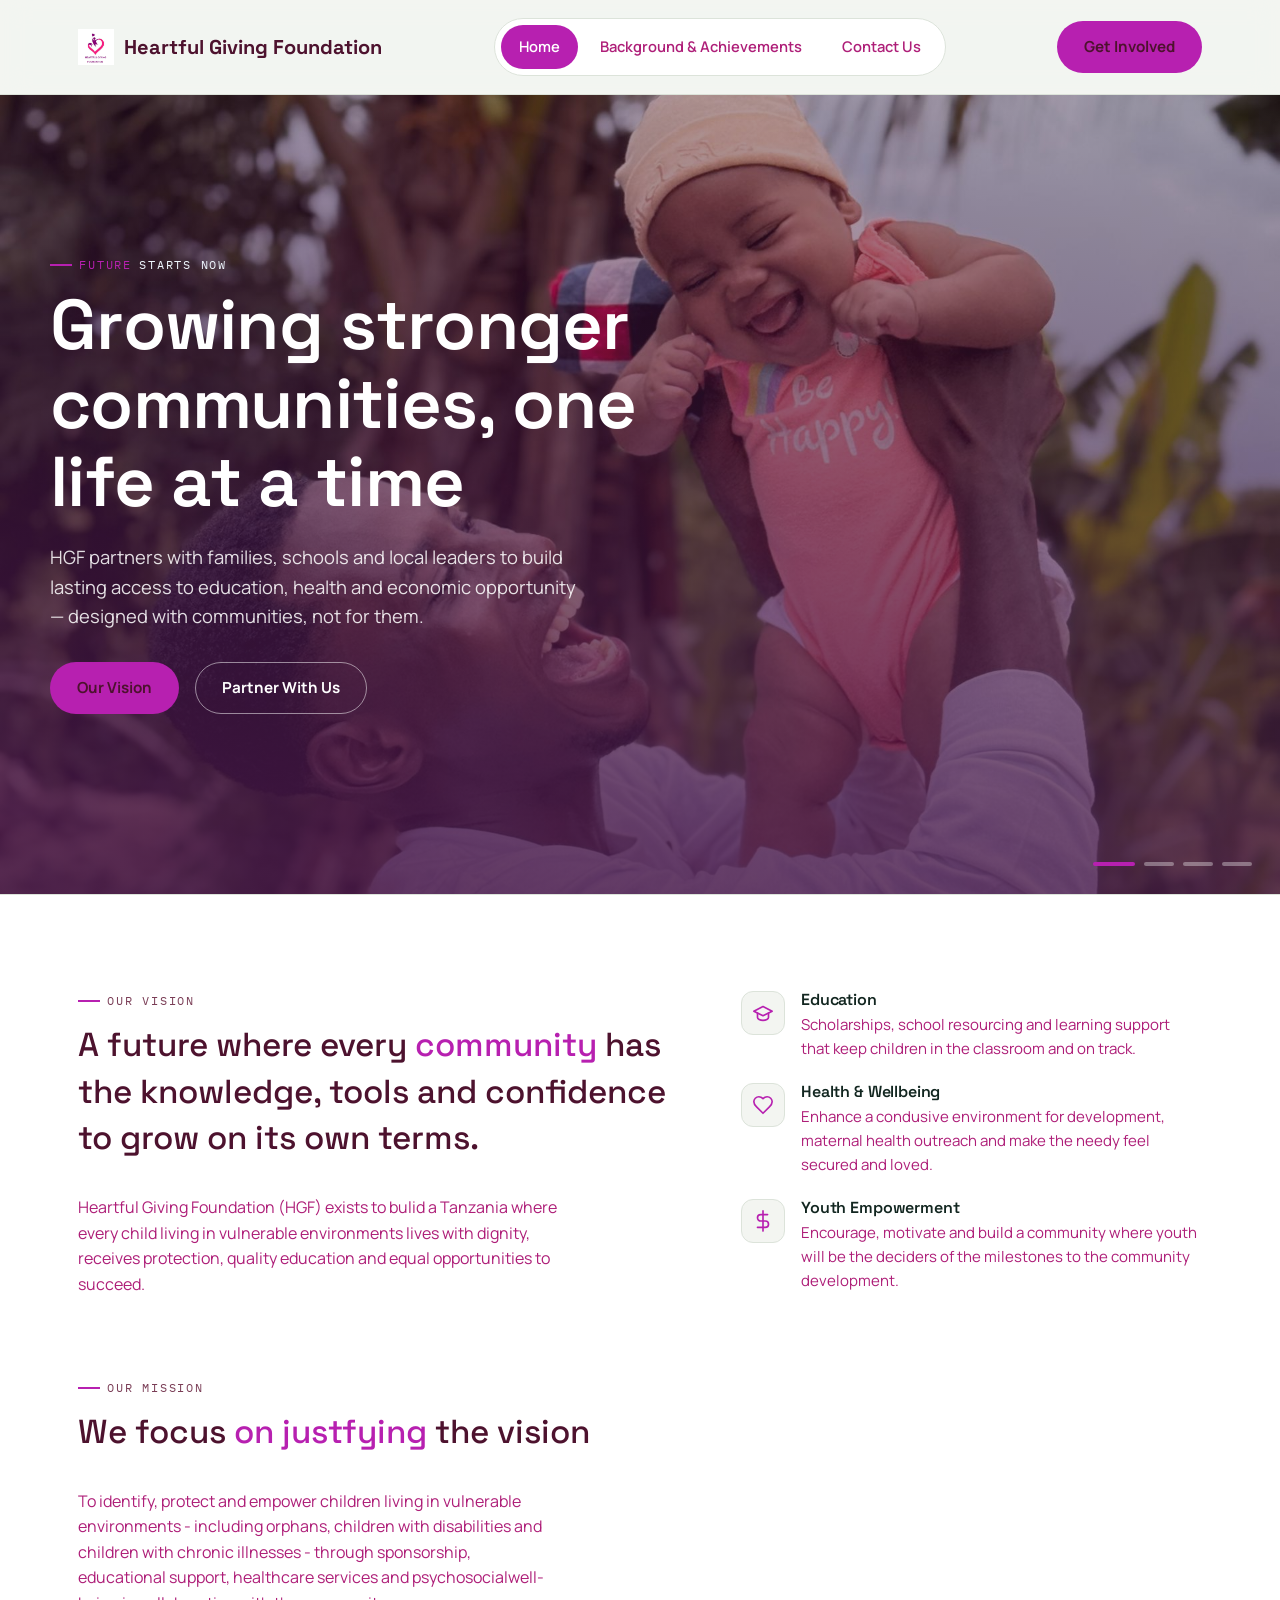
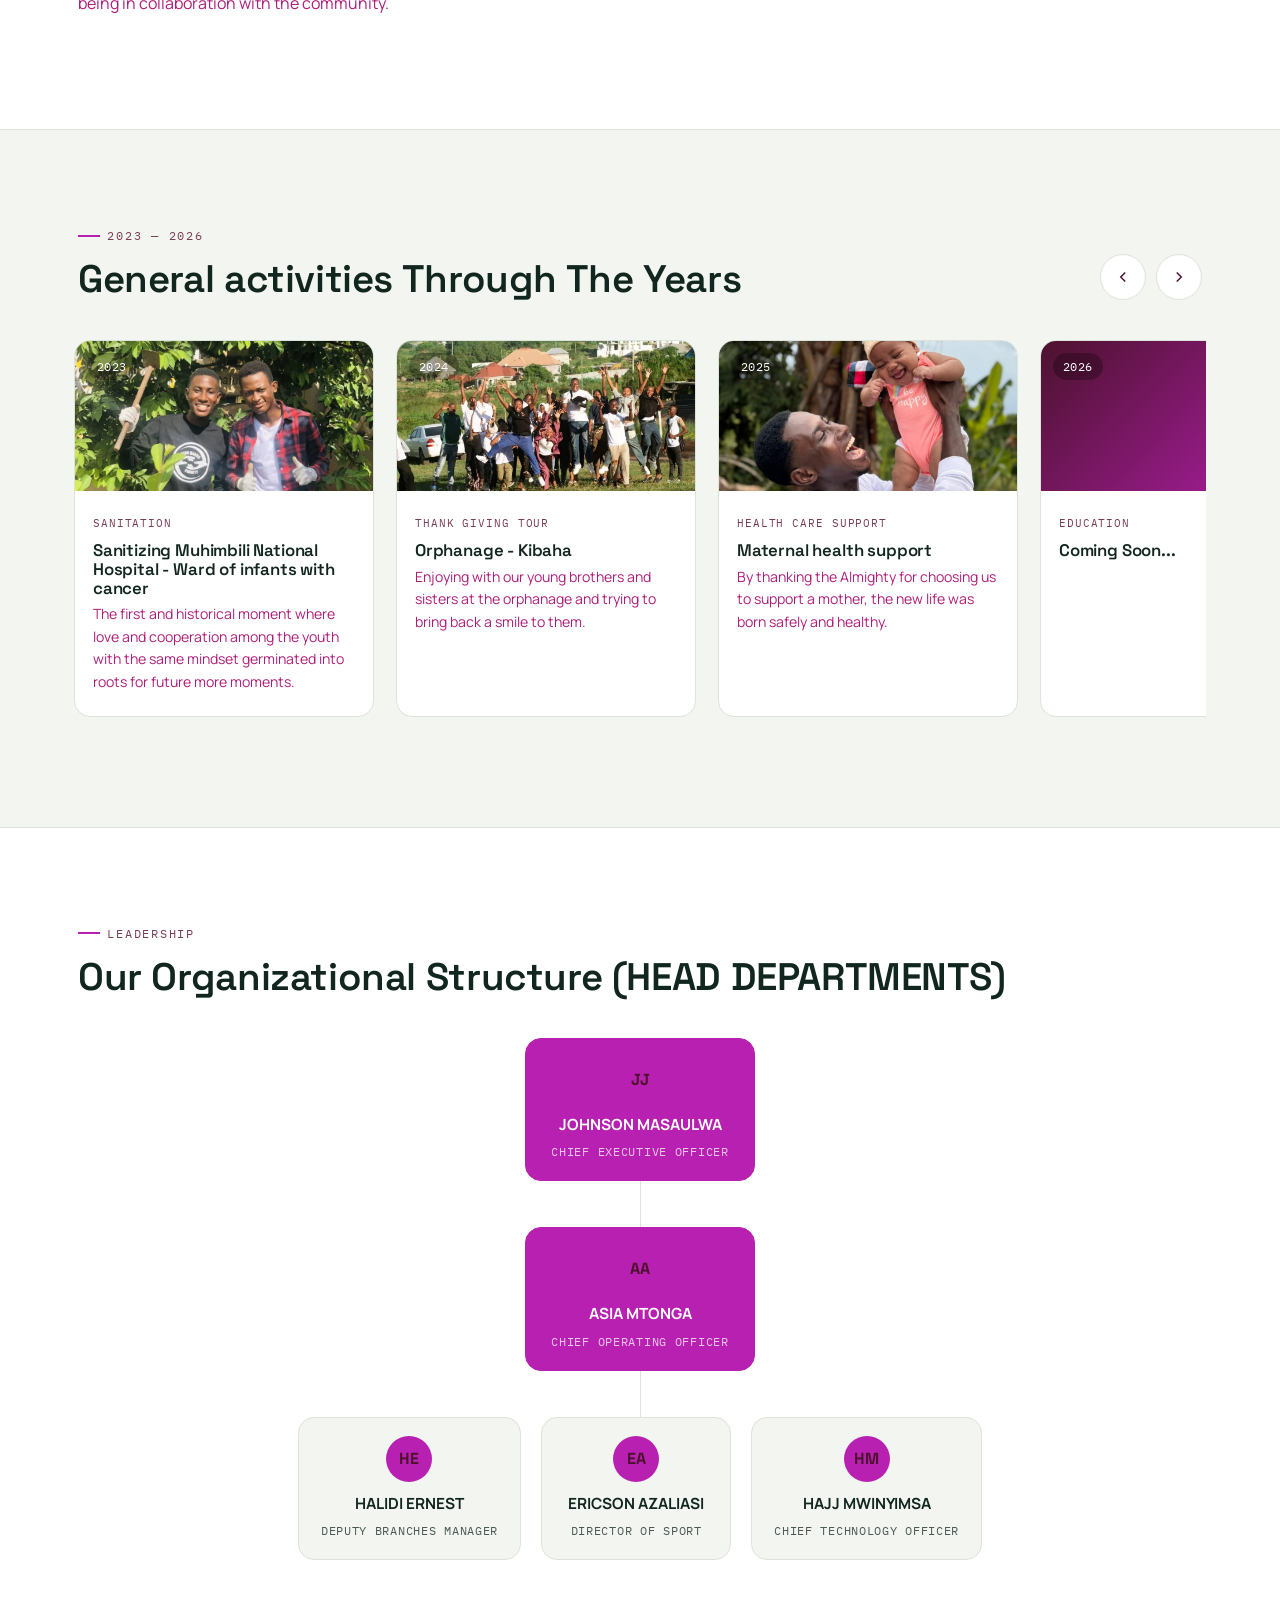
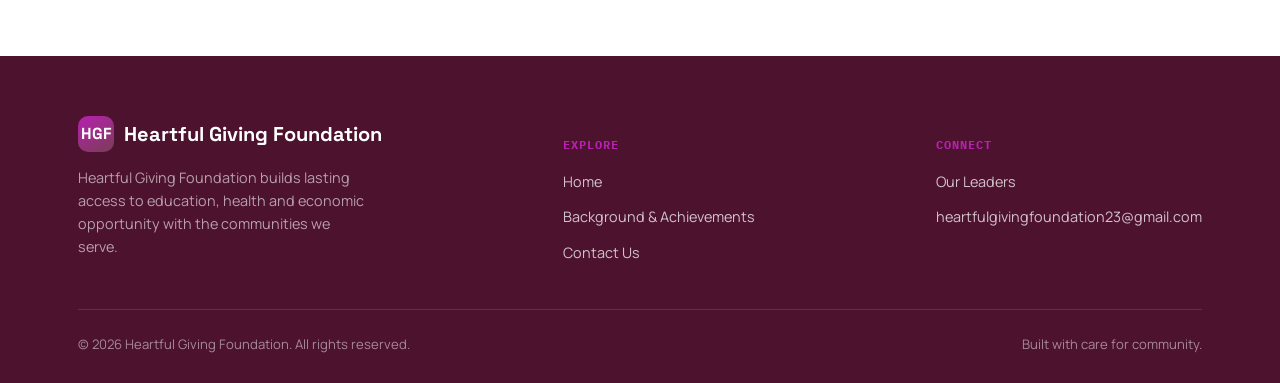
<file: index.html>
<!DOCTYPE html>
<html lang="en">
<head>
<meta charset="UTF-8">
<meta name="viewport" content="width=device-width, initial-scale=1.0">
<title>HGF — Heartful &amp; Giving Foundation | Home</title>
<meta name="description" content="Hope &amp; Growth Foundation (HGF) — building stronger, self-reliant communities through education, health and economic empowerment programs.">
<link rel="icon" href="./hgf.png">
<link rel="preconnect" href="https://fonts.googleapis.com">
<link rel="preconnect" href="https://fonts.gstatic.com" crossorigin>
<link href="https://fonts.googleapis.com/css2?family=Space+Grotesk:wght@500;600;700&family=Manrope:wght@400;500;600;700;800&family=IBM+Plex+Mono:wght@400;500&display=swap" rel="stylesheet">
<link rel="stylesheet" href="./style.css">
</head>
<body>

<!-- ============== HEADER / NAV ============== -->
<header class="site-header">
  <div class="container nav-wrap">
    <a href="./index.html" class="brand"><span class="mark"><img src="./heartfulgivingfuondation.jpg" alt="HGF"></span>Heartful Giving Foundation</a>
    <nav class="nav-pill" id="navPill">
      <a href="./index.html" class="active">Home</a>
      <a href="./background.html">Background &amp; Achievements</a>
      <a href="./contact.html">Contact Us</a>
    </nav>
    <div class="nav-cta">
      <a href="contact.html" class="btn btn-primary">Get Involved</a>
      <button class="nav-toggle" aria-label="Toggle menu" aria-expanded="false" aria-controls="navPill"><span></span></button>
    </div>
  </div>
</header>

<!-- ============== HERO — 4-slide crossfade ============== -->

<section class="hero">
  <div class="hero-slide slide-1"><div class="slide-art"><img src="./IMG_1586.JPG.jpeg" alt="..."></div></div>
  <div class="hero-slide slide-2"><div class="slide-art"><img src="./IMG_1587.JPG.jpeg" alt="..."></div></div>
  <div class="hero-slide slide-3"><div class="slide-art"><img src="./IMG_1588.JPG.jpeg" alt="..."></div></div>
  <div class="hero-slide slide-4"><div class="slide-art"><img src="./IMG_1590.JPG.jpeg" alt="..."></div></div>

  <div class="container hero-content">
    <p class="eyebrow">Future<span style="color:aliceblue;">starts Now</span></p>
    <h1>Growing stronger communities, one life at a time</h1>
    <p class="lede">HGF partners with families, schools and local leaders to build lasting access to education, health and economic opportunity — designed with communities, not for them.</p>
    <div class="hero-actions">
      <a href="#vision" class="btn btn-primary">Our Vision</a>
      <a href="./contact.html" class="btn btn-ghost">Partner With Us</a>
    </div>
  </div>

  <div class="hero-dots">
    <button aria-label="Slide 1"></button>
    <button aria-label="Slide 2"></button>
    <button aria-label="Slide 3"></button>
    <button aria-label="Slide 4"></button>
  </div>
</section>

<!-- ============== VISION ============== -->
<section class="vision" id="vision">
  <div class="container vision-grid">
    <div class="vision-left reveal">
      <p class="eyebrow">Our Vision</p>
      <p class="vision-statement">A future where every <span class="accent-mark">community</span> has the knowledge, tools and confidence to grow on its own terms.</p>
      <p style="color:var(--ink-soft); max-width:48ch; margin-top:18px;">
        Heartful Giving Foundation (HGF) exists to bulid a Tanzania where every child living in vulnerable environments lives with dignity, receives protection, quality education and equal opportunities to succeed.
        <!-- Replace with the organization's official vision/mission statement -->
      </p>
    </div>
    <div class="pillars reveal">
      <div class="pillar">
        <div class="icon">
          <svg width="22" height="22" viewBox="0 0 24 24" fill="none" stroke="currentColor" stroke-width="1.8" stroke-linecap="round" stroke-linejoin="round"><path d="M22 10 12 5 2 10l10 5 10-5Z"/><path d="M6 12v5c0 1.5 2.7 3 6 3s6-1.5 6-3v-5"/></svg>
        </div>
        <div>
          <h4>Education</h4>
          <p>Scholarships, school resourcing and learning support that keep children in the classroom and on track.</p>
        </div>
      </div>
      <div class="pillar">
        <div class="icon">
          <svg width="22" height="22" viewBox="0 0 24 24" fill="none" stroke="currentColor" stroke-width="1.8" stroke-linecap="round" stroke-linejoin="round"><path d="M19 14c1.49-1.46 3-3.21 3-5.5A5.5 5.5 0 0 0 16.5 3c-1.76 0-3 .5-4.5 2-1.5-1.5-2.74-2-4.5-2A5.5 5.5 0 0 0 2 8.5c0 2.29 1.51 4.04 3 5.5l7 7Z"/></svg>
        </div>
        <div>
          <h4>Health &amp; Wellbeing</h4>
          <p>Enhance a condusive environment for development, maternal health outreach and make the needy feel secured and loved.</p>
        </div>
      </div>
      <div class="pillar">
        <div class="icon">
          <svg width="22" height="22" viewBox="0 0 24 24" fill="none" stroke="currentColor" stroke-width="1.8" stroke-linecap="round" stroke-linejoin="round"><path d="M12 1v22M17 5H9.5a3.5 3.5 0 0 0 0 7h5a3.5 3.5 0 0 1 0 7H6"/></svg>
        </div>
        <div>
          <h4>Youth Empowerment</h4>
          <p>Encourage, motivate and build a community where youth will be the deciders of the milestones to the community development.</p>
        </div>
      </div>
    </div>
    <div class="vision-left reveal">
      <p class="eyebrow">Our Mission</p>
      <p class="vision-statement">We focus <span class="accent-mark">on justfying</span> the vision</p>
      <p style="color:var(--ink-soft); max-width:48ch; margin-top:18px;">
        To identify, protect and empower children living in vulnerable environments - including orphans, children with disabilities and children with chronic illnesses - through sponsorship, educational support, healthcare services and psychosocialwell-being in collaboration with the community.
      </p>
    </div>
  </div>
</section>

<!-- ============== ACTIVITIES — horizontal carousel ============== -->
<section class="activities">
  <div class="container">
    <div class="section-head reveal">
      <div>
        <p class="eyebrow">2023 — 2026</p>
        <h2>General activities Through The Years</h2>
      </div>
      <div class="carousel-controls">
        <button data-carousel="prev" aria-label="Previous activities">
          <svg width="18" height="18" viewBox="0 0 24 24" fill="none" stroke="currentColor" stroke-width="2"><path d="M15 18l-6-6 6-6"/></svg>
        </button>
        <button data-carousel="next" aria-label="Next activities">
          <svg width="18" height="18" viewBox="0 0 24 24" fill="none" stroke="currentColor" stroke-width="2"><path d="M9 18l6-6-6-6"/></svg>
        </button>
      </div>
    </div>

    <div class="carousel-track reveal">
      <!-- Activity cards: replace title/description/year with real program history -->
      <div class="activity-card">
        <div class="activity-art" style="background:linear-gradient(135deg,var(--secondary),var(--primary-d));">
          <span class="year-tag">2023</span>
          <img style="width:100%; height:100%; object-fit:cover;" src="./2023.jpeg" alt="2023 Activity">
        </div>
        <div class="activity-body">
          <span class="tag">Sanitation</span>
          <h4>Sanitizing Muhimbili National Hospital - Ward of infants with cancer </h4>
          <p>The first and historical moment where love and cooperation among the youth with the same mindset germinated into roots for future more moments.</p>
        </div>
      </div>
      <div class="activity-card">
        <div class="activity-art" style="background:linear-gradient(135deg,var(--primary),var(--accent-d));">
          <span class="year-tag">2024</span>
          <img style="width:100%; height:100%; object-fit:cover;" src="./IMG_1587.JPG.jpeg" alt="2023 Activity">
        </div>
        <div class="activity-body">
          <span class="tag">Thank giving tour</span>
          <h4>Orphanage - Kibaha</h4>
          <p>Enjoying with our young brothers and sisters at the orphanage and trying to bring back a smile to them.</p>
        </div>
      </div>
      <div class="activity-card">
        <div class="activity-art" style="background:linear-gradient(135deg,var(--accent-d),var(--secondary));">
          <span class="year-tag">2025</span>
          <img style="width:100%; height:100%; object-fit:cover;" src="./IMG_1586.JPG.jpeg" alt="2023 Activity">
        </div>
        <div class="activity-body">
          <span class="tag">Health care support</span>
          <h4>Maternal health support</h4>
          <p>By thanking the Almighty for choosing us to support a mother, the new life was born safely and healthy. </p>
        </div>
      </div>
      <div class="activity-card">
        <div class="activity-art" style="background:linear-gradient(135deg,var(--primary-d),var(--accent));">
          <span class="year-tag">2026</span>
        </div>
        <div class="activity-body">
          <span class="tag">Education</span>
          <h4>Coming Soon...</h4>
          <p></p>
        </div>
      </div>
    </div>
  </div>
</section>

<!-- ============== LEADERSHIP ORG CHART ============== -->
<section class="leadership">
  <div class="container">
    <div class="section-head reveal">
      <div>
        <p class="eyebrow">Leadership</p>
        <h2>Our Organizational Structure (HEAD DEPARTMENTS)</h2>
      </div>
    </div>

    <!-- Replace names/titles below with the organization's actual leadership -->
    <div class="org-chart reveal">
      <div class="org-tier">
        <div class="org-card lead">
          <div class="avatar">JJ</div>
          <span class="role-name">JOHNSON MASAULWA</span>
          <span class="role-title">Chief Executive Officer</span>
        </div>
      </div>
      <div class="org-tier">
        <div class="org-card lead">
          <div class="avatar">AA</div>
          <span class="role-name">ASIA MTONGA</span>
          <span class="role-title">Chief Operating Officer</span>
        </div>
      </div>
      <div class="org-tier">
        <div class="org-card">
          <div class="avatar">HE</div>
          <span class="role-name">HALIDI ERNEST</span>
          <span class="role-title">Deputy Branches Manager</span>
        </div>
        <div class="org-card">
          <div class="avatar">EA</div>
          <span class="role-name">ERICSON AZALIASI</span>
          <span class="role-title">Director Of Sport</span>
        </div>
        <div class="org-card">
          <div class="avatar">HM</div>
          <span class="role-name">HAJJ MWINYIMSA</span>
          <span class="role-title">Chief Technology Officer</span>
        </div>
      </div>
      <!-- <div class="org-tier">
        <div class="org-card">
          <div class="avatar">JA</div>
          <span class="role-name">JASMINE AYUBU</span>
          <span class="role-title">Social Mobilizer</span>
        </div>
        <div class="org-card">
          <div class="avatar">RS</div>
          <span class="role-name">RAMADHANI SALUM</span>
          <span class="role-title">Social Mobilizer</span>
        </div>
        <div class="org-card">
          <div class="avatar">NN</div>
          <span class="role-name">NORAH NOVATH</span>
          <span class="role-title">Social Mobilizer</span>
        </div>
        <div class="org-card">
          <div class="avatar">CC</div>
          <span class="role-name">CAMILIUS CHENDELA</span>
          <span class="role-title">Social Mobilizer</span>
        </div>
        <div class="org-card">
          <div class="avatar">CC</div>
          <span class="role-name">CAMILIUS CHENDELA</span>
          <span class="role-title">Social Mobilizer</span>
        </div>
      </div> -->
    </div>
  </div>
</section>

<!-- ============== FOOTER ============== -->
<footer class="site-footer">
  <div class="container">
    <div class="footer-grid">
      <div class="footer-brand">
        <a href="index.html" class="brand"><span class="mark">HGF</span>Heartful Giving Foundation</a>
        <p>Heartful Giving Foundation builds lasting access to education, health and economic opportunity with the communities we serve.</p>
      </div>
      <div class="footer-links">
        <h5>Explore</h5>
        <ul>
          <li><a href="index.html">Home</a></li>
          <li><a href="background.html">Background &amp; Achievements</a></li>
          <li><a href="contact.html">Contact Us</a></li>
        </ul>
      </div>
      <div class="footer-links">
        <h5>Connect</h5>
        <ul>
          <li><a href="contact.html">Our Leaders</a></li>
          <li><a href="mailto:heartfulgivingfoundation23@gmail.com">heartfulgivingfoundation23@gmail.com</a></li>
          <!-- Replace placeholder email with the organization's official address -->
        </ul>
      </div>
    </div>
    <div class="footer-bottom">
      <span>&copy; 2026 Heartful Giving Foundation. All rights reserved.</span>
      <span>Built with care for community.</span>
    </div>
  </div>
</footer>

<script src="./main.js"></script>
</body>
</html>
</file>
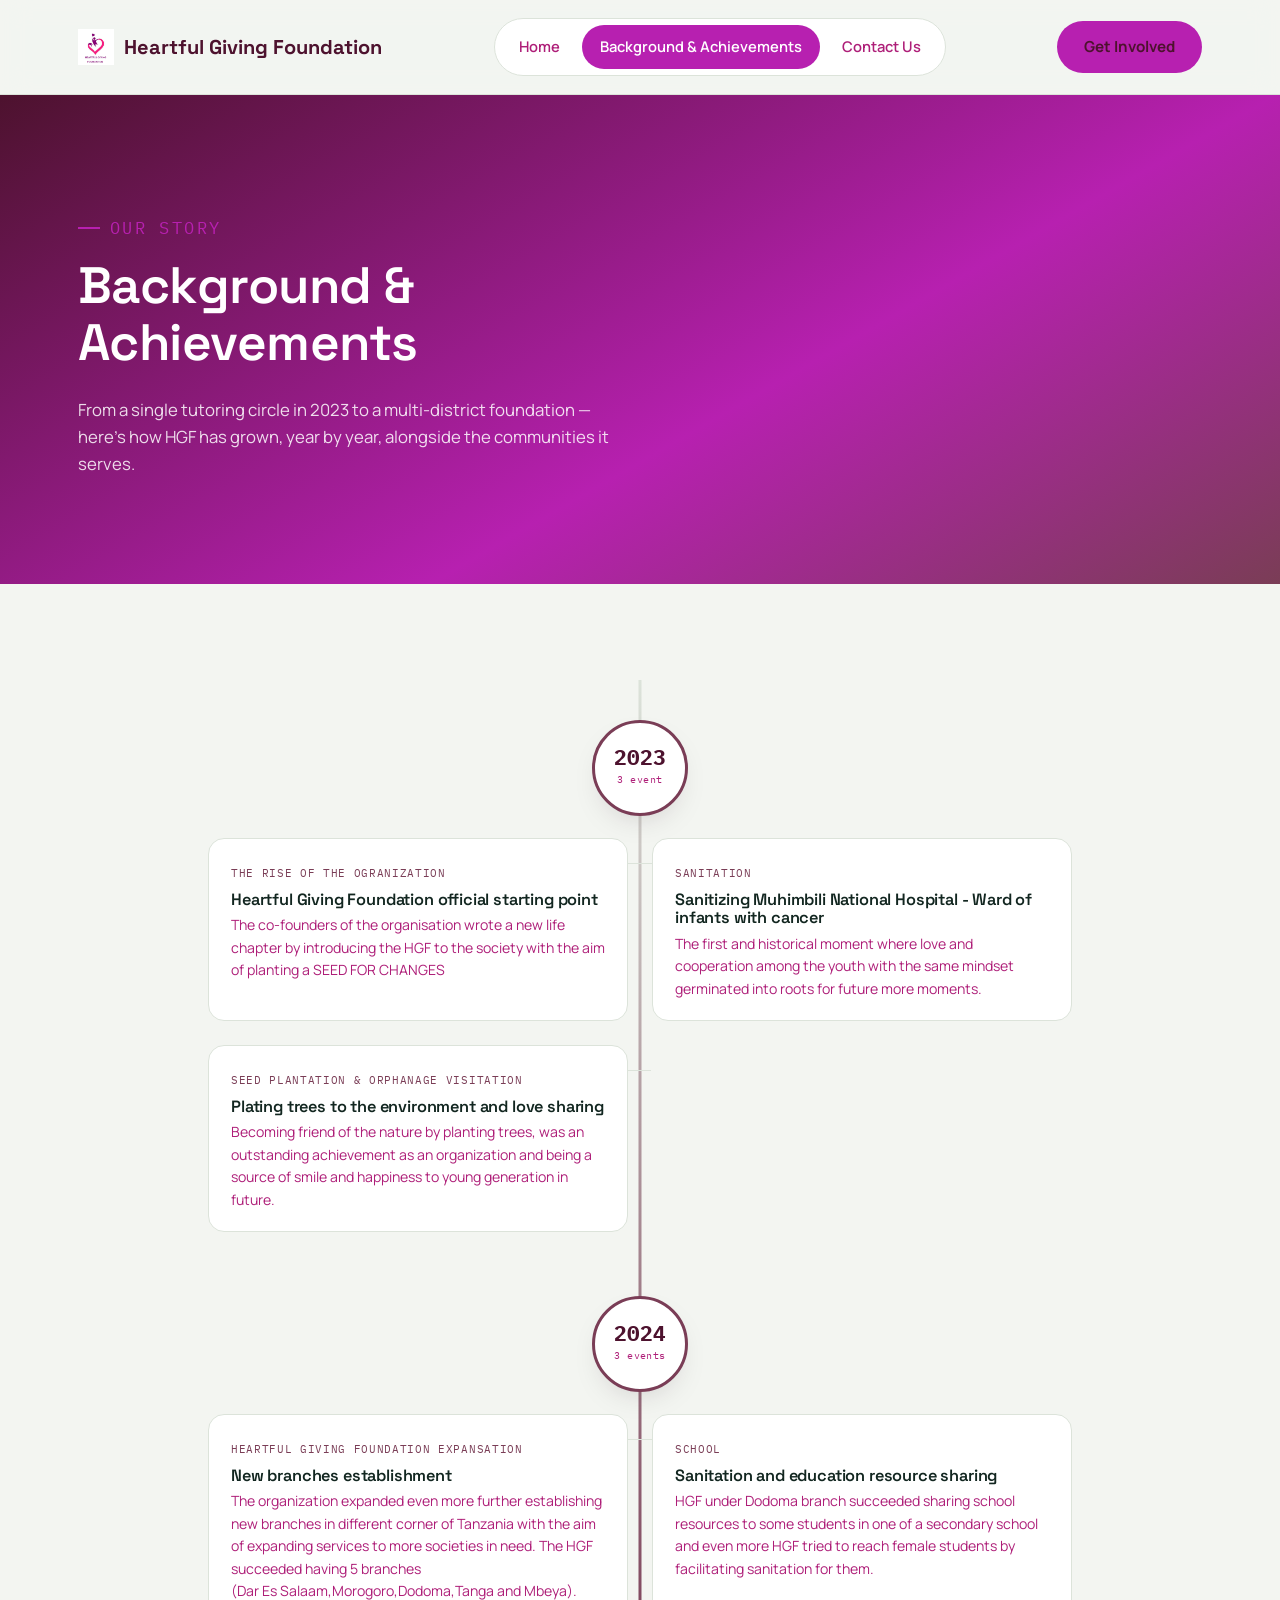
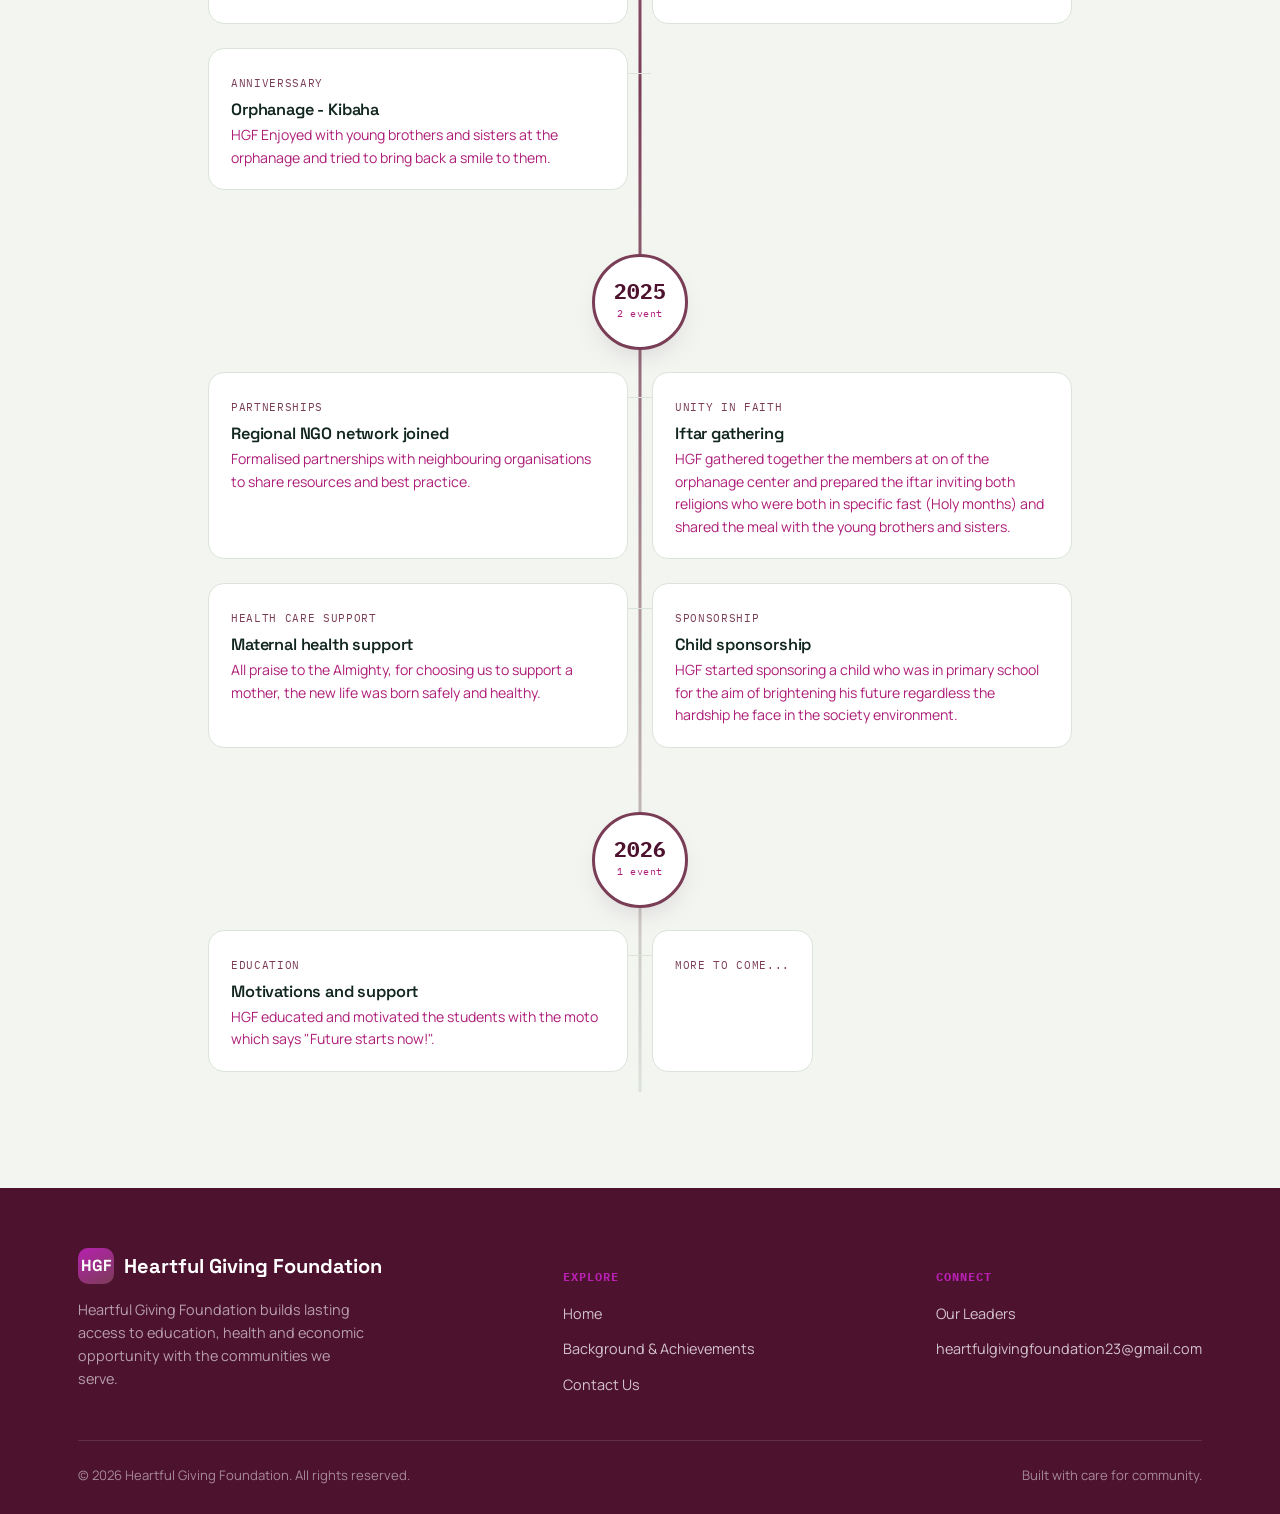
<file: background.html>
<!DOCTYPE html>
<html lang="en">
<head>
<meta charset="UTF-8">
<meta name="viewport" content="width=device-width, initial-scale=1.0">
<title>Background &amp; Achievements | HGF — Heartful &amp; Giving Foundation</title>
<meta name="description" content="The story of Heratful &amp; Giving Foundation, year by year — milestones, programs launched, and communities reached since 2023.">
<link rel="icon" href="./hgf.png">
<link rel="preconnect" href="https://fonts.googleapis.com">
<link rel="preconnect" href="https://fonts.gstatic.com" crossorigin>
<link href="https://fonts.googleapis.com/css2?family=Space+Grotesk:wght@500;600;700&family=Manrope:wght@400;500;600;700;800&family=IBM+Plex+Mono:wght@400;500&display=swap" rel="stylesheet">
<link rel="stylesheet" href="./style.css">
</head>
<body>

<!-- ============== HEADER / NAV ============== -->
<header class="site-header">
  <div class="container nav-wrap">
    <a href="./index.html" class="brand"><span class="mark"><img src="./heartfulgivingfuondation.jpg" alt="HGF"></span>Heartful Giving Foundation</a>
    <nav class="nav-pill" id="navPill">
      <a href="./index.html">Home</a>
      <a href="./background.html" class="active">Background &amp; Achievements</a>
      <a href="./contact.html">Contact Us</a>
    </nav>
    <div class="nav-cta">
      <a href="./contact.html" class="btn btn-primary">Get Involved</a>
      <button class="nav-toggle" aria-label="Toggle menu" aria-expanded="false" aria-controls="navPill"><span></span></button>
    </div>
  </div>
</header>

<!-- ============== PAGE HERO ============== -->
<section class="page-hero">
  <div class="container">
    <p class="eyebrow">Our Story</p>
    <h1>Background &amp; Achievements</h1>
    <p>From a single tutoring circle in 2023 to a multi-district foundation — here's how HGF has grown,
       year by year, alongside the communities it serves.</p>
  </div>
</section>

<!-- ============== GROWTH TREE TIMELINE ============== -->
<section>
  <div class="container">
    <div class="tree-timeline">
      <div class="trunk" aria-hidden="true"></div>

      <!-- Replace year, titles and descriptions with verified organizational history -->

      <div class="year-block reveal">
        <div class="year-node"><span class="yr">2023</span><span class="ct">3 event</span></div>
        <div class="year-events">
          <div class="event-card">
            <span class="badge">The rise of the ogranization</span>
            <h4>Heartful Giving Foundation official starting point</h4>
            <p>The co-founders of the organisation wrote a new life chapter by introducing the HGF to the society with the aim of planting a SEED FOR CHANGES</p>
          </div>
           <div class="event-card">
            <span class="badge">Sanitation</span>
            <h4>Sanitizing Muhimbili National Hospital - Ward of infants with cancer</h4>
            <p>The first and historical moment where love and cooperation among the youth with the same mindset germinated into roots for future more moments.</p>
          </div>
           <div class="event-card">
            <span class="badge">Seed plantation &amp; orphanage visitation</span>
            <h4>Plating trees to the environment and love sharing</h4>
            <p>Becoming friend of the nature by planting trees, was an outstanding achievement as an organization and being a source of smile and happiness to young generation in future.</p>
          </div>
        </div>
      </div>

      <div class="year-block reveal">
        <div class="year-node"><span class="yr">2024</span><span class="ct">3 events</span></div>
        <div class="year-events">
          <div class="event-card">
            <span class="badge">Heartful Giving Foundation expansation</span>
            <h4>New branches establishment</h4>
            <p>The organization expanded even more further establishing new branches in different corner of Tanzania with the aim of expanding services to more societies in need. The HGF succeeded having 5 branches <br>(Dar Es Salaam,Morogoro,Dodoma,Tanga and Mbeya).</p>
          </div>
          <div class="event-card">
            <span class="badge">School </span>
            <h4>Sanitation and education resource sharing</h4>
            <p>HGF under Dodoma branch succeeded sharing school resources to some students in one of a secondary school and even more HGF tried to reach female students by facilitating sanitation for them. </p>
          </div>
          <div class="event-card">
            <span class="badge">Anniverssary</span>
            <h4>Orphanage - Kibaha</h4>
            <p>HGF Enjoyed with young brothers and sisters at the orphanage and tried to bring back a smile to them.</p>
          </div>
        </div>
      </div>

      <div class="year-block reveal">
        <div class="year-node"><span class="yr">2025</span><span class="ct">2 event</span></div>
        <div class="year-events">
          <div class="event-card">
            <span class="badge">Partnerships</span>
            <h4>Regional NGO network joined</h4>
            <p>Formalised partnerships with neighbouring organisations to share resources and best practice.</p>
          </div>
          <div class="event-card">
            <span class="badge">Unity in faith</span>
            <h4>Iftar gathering</h4>
            <p>HGF gathered together the members at on of the orphanage center and prepared the iftar inviting both religions who were both in specific fast (Holy months) and shared the meal with the young brothers and sisters.</p>
          </div>
          <div class="event-card">
            <span class="badge">Health care support</span>
            <h4>Maternal health support</h4>
            <p>All praise to the Almighty, for choosing us to support a mother, the new life was born safely and healthy.</p>
          </div>
          <div class="event-card">
            <span class="badge">Sponsorship</span>
            <h4>Child sponsorship</h4>
            <p>HGF started sponsoring a child who was in primary school for the aim of brightening his future regardless the hardship he face in the society environment.</p>
          </div>
        </div>
      </div>

      <div class="year-block reveal" style="margin-bottom:0;">
        <div class="year-node"><span class="yr">2026</span><span class="ct">1 event</span></div>
        <div class="year-events">
          <div class="event-card">
            <span class="badge">Education</span>
            <h4>Motivations and support</h4>
            <p>HGF educated and motivated the students with the moto which says "Future starts now!".</p>
          </div>
          <div class="event-card">
            <span class="badge">More to come...</span>
            <h4></h4>
            <p></p>
          </div>
        </div>
      </div>

    </div>
  </div>
</section>

<!-- ============== FOOTER ============== -->
<footer class="site-footer">
  <div class="container">
    <div class="footer-grid">
      <div class="footer-brand">
        <a href="index.html" class="brand"><span class="mark">HGF</span>Heartful Giving Foundation</a>
        <p>Heartful Giving Foundation builds lasting access to education, health and economic opportunity with the communities we serve.</p>
      </div>
      <div class="footer-links">
        <h5>Explore</h5>
        <ul>
          <li><a href="index.html">Home</a></li>
          <li><a href="background.html">Background &amp; Achievements</a></li>
          <li><a href="contact.html">Contact Us</a></li>
        </ul>
      </div>
      <div class="footer-links">
        <h5>Connect</h5>
        <ul>
          <li><a href="contact.html">Our Leaders</a></li>
          <li><a href="mailto:heartfulgivingfoundation23@gmail.com">heartfulgivingfoundation23@gmail.com</a></li>
          <!-- Replace placeholder email with the organization's official address -->
        </ul>
      </div>
    </div>
    <div class="footer-bottom">
      <span>&copy; 2026 Heartful Giving Foundation. All rights reserved.</span>
      <span>Built with care for community.</span>
    </div>
  </div>
</footer>

<script src="./main.js"></script>
</body>
</html>
</file>
<file: style.css>
/* ============================================================
   HGF — Design tokens
   Palette: forest green (primary) + warm gold (accent) on a
   sage-tinted off-white, grounded in a "growth / community" idea.
   Display: Space Grotesk · Body: Manrope · Utility: IBM Plex Mono
   ============================================================ */

:root{
  --bg:        #F3F5F1;
  --surface:   #FFFFFF;
  --ink:       #122620;
  --ink-soft:  #AE1E78;
  --primary:   #b720b0;
  --primary-d: #4d122e;
  --secondary: #7a3d56;
  --accent:    #b720b0;
  --accent-d:  #f5dfdf;
  --line:      #DCE3DA;
  --whatsapp:  #25D366;

  --display: "Space Grotesk", "Segoe UI", sans-serif;
  --body:    "Manrope", "Segoe UI", sans-serif;
  --mono:    "IBM Plex Mono", "Courier New", monospace;

  --container: 1180px;
  --radius-s: 8px;
  --radius-m: 16px;
  --radius-l: 28px;
  --shadow: 0 12px 32px -16px rgba(38, 18, 35, 0.25);
}

*,*::before,*::after{ box-sizing:border-box; }
html{ scroll-behavior:smooth; }
body{
  margin:0;
  background:var(--bg);
  color:var(--ink);
  font-family:var(--body);
  font-size:16px;
  line-height:1.6;
  -webkit-font-smoothing:antialiased;
}
img{ max-width:100%; display:block; }
a{ color:inherit; text-decoration:none; }
ul{ margin:0; padding:0; list-style:none; }
h1,h2,h3,h4{
  font-family:var(--display);
  font-weight:600;
  line-height:1.12;
  margin:0 0 .5em;
  letter-spacing:-0.01em;
}
p{ margin:0 0 1em; }
.eyebrow{
  font-family:var(--mono);
  font-size:.78rem;
  letter-spacing:.14em;
  text-transform:uppercase;
  color:var(--secondary);
  display:flex;
  align-items:center;
  gap:.6em;
  margin-bottom:.9em;
}
.eyebrow::before{
  content:"";
  width:22px;
  height:2px;
  background:var(--accent);
  display:inline-block;
}
.container{ max-width:var(--container); margin:0 auto; padding:0 28px; }
section{ padding:96px 0; }
:focus-visible{ outline:3px solid var(--accent); outline-offset:3px; }

@media (prefers-reduced-motion: reduce){
  *{ animation-duration:.01ms !important; animation-iteration-count:1 !important; transition-duration:.01ms !important; scroll-behavior:auto !important; }
}

/* ---------- Buttons ---------- */
.btn{
  display:inline-flex;
  align-items:center;
  gap:.5em;
  font-family:var(--body);
  font-weight:700;
  font-size:.95rem;
  padding:13px 26px;
  border-radius:999px;
  border:1px solid transparent;
  cursor:pointer;
  transition:transform .18s ease, box-shadow .18s ease, background .18s ease, color .18s ease;
}
.btn:hover{ transform:translateY(-2px); }
.btn-primary{ background:var(--accent); color:var(--primary-d); }
.btn-primary:hover{ background:var(--accent-d); box-shadow:0 10px 24px -10px rgba(255, 255, 255, 0.7); }
.btn-ghost{ background:transparent; color:var(--surface); border-color:rgba(255,255,255,.5); }
.btn-ghost:hover{ background:rgba(255,255,255,.12); }
.btn-outline{ background:transparent; color:var(--primary); border-color:var(--primary); }
.btn-outline:hover{ background:var(--primary); color:#fff; }
.btn-whatsapp{ background:var(--whatsapp); color:#fff; }
.btn-whatsapp:hover{ background:#1ebc59; box-shadow:0 10px 22px -10px rgba(37,211,102,.6); }
.btn-email{ background:var(--primary); color:#fff; }
.btn-email:hover{ background:var(--primary-d); }
.btn-sm{ padding:9px 18px; font-size:.82rem; }

/* ============================================================
   NAVBAR — sticky pill nav, logo / centered links / CTA
   ============================================================ */
.site-header{
  position:sticky; top:0; z-index:100;
  padding:18px 0;
  background:rgba(243,245,241,.78);
  backdrop-filter:blur(14px) saturate(140%);
  border-bottom:1px solid var(--line);
}
.nav-wrap{
  display:flex; align-items:center; justify-content:space-between; gap:24px;
}
.brand{
  display:flex; align-items:center; gap:10px;
  font-family:var(--display); font-weight:700; font-size:1.25rem;
  color:var(--primary-d);
}
.brand .mark{
  width:36px; height:36px; border-radius:10px;
  background:linear-gradient(150deg,var(--primary) 0%, var(--secondary) 100%);
  display:flex; align-items:center; justify-content:center;
  color:#fff; font-family:var(--display); font-weight:700; font-size:1rem;
}
.nav-pill{
  display:flex; align-items:center; gap:4px;
  background:var(--surface);
  border:1px solid var(--line);
  border-radius:999px;
  padding:6px;
}
.nav-pill a{
  padding:10px 18px;
  border-radius:999px;
  font-size:.92rem;
  font-weight:600;
  color:var(--ink-soft);
  transition:background .18s ease, color .18s ease;
  white-space:nowrap;
}
.nav-pill a:hover{ color:var(--primary-d); }
.nav-pill a.active{ background:var(--primary); color:#fff; }
.nav-cta{ display:flex; align-items:center; gap:14px; }
.nav-toggle{
  display:none; width:42px; height:42px; border-radius:10px;
  border:1px solid var(--line); background:var(--surface);
  align-items:center; justify-content:center; cursor:pointer;
}
.nav-toggle span, .nav-toggle span::before, .nav-toggle span::after{
  content:""; display:block; width:18px; height:2px; background:var(--ink);
  position:relative; transition:.2s;
}
.nav-toggle span::before{ position:absolute; top:-6px; }
.nav-toggle span::after{ position:absolute; top:6px; }

@media (max-width: 860px){
  .nav-pill{
    position:fixed; inset:74px 16px auto 16px;
    flex-direction:column; align-items:stretch;
    background:var(--surface); box-shadow:var(--shadow);
    border-radius:10px;
    padding:10px; gap:2px;
    transform:translateY(0px); opacity:0; pointer-events:none;
    transition:.22s ease;
  }
  .nav-pill.open{ transform:translateY(); opacity:1; pointer-events:auto; }
  .nav-pill a{ text-align:center; padding:10px 10px; border-radius:99px; width:100% }
  .nav-cta .btn-primary{ display:none; }
  .nav-toggle{ display:flex; }
}

/* ============================================================
   HERO — crossfade slider with overlay text
   ============================================================ */
.hero{ position:relative; min-height:88vh; overflow:hidden; color:#fff; display:flex; align-items:flex-end; }
.hero-slide{
  position:absolute; inset:0; opacity:0; transition:opacity 1.4s ease;
}
.hero-slide.active{ opacity:1; }
.hero-slide::after{
  content:"";
  position:absolute; inset:0;
  background:linear-gradient(190deg, rgba(53, 15, 41, 0.35) 0%, rgba(71, 24, 73, 0.86) 92%);
}
.hero-slide img{ width:100%; height:100%; object-fit:cover; position:absolute; inset:0; }
/* fallback art when no photo is supplied — layered radial blooms */
.slide-art{ position:absolute; inset:0; }
.slide-1 .slide-art{ background:
  radial-gradient(circle at 18% 22%, rgba(217,164,65,.55), transparent 42%),
  radial-gradient(circle at 82% 78%, rgba(62,124,89,.65), transparent 48%),
  linear-gradient(135deg,#0F352A,#1B4D3E 60%,#28604C); }
.slide-2 .slide-art{ background:
  radial-gradient(circle at 80% 20%, rgba(217,164,65,.5), transparent 45%),
  radial-gradient(circle at 20% 80%, rgba(27,77,62,.7), transparent 50%),
  linear-gradient(135deg,#16382D,#3E7C59 65%,#1B4D3E); }
.slide-3 .slide-art{ background:
  radial-gradient(circle at 50% 15%, rgba(217,164,65,.45), transparent 40%),
  radial-gradient(circle at 15% 70%, rgba(62,124,89,.5), transparent 45%),
  linear-gradient(135deg,#0F352A,#244c3d 55%,#3E7C59); }
.slide-4 .slide-art{ background:
  radial-gradient(circle at 25% 75%, rgba(217,164,65,.5), transparent 42%),
  radial-gradient(circle at 75% 25%, rgba(27,77,62,.6), transparent 46%),
  linear-gradient(135deg,#173B30,#3E7C59 50%,#0F352A); }

.hero-content{ position:relative; z-index:2; padding:64px 0 84px; width:100%; }
.hero-content .eyebrow{ color:var(--accent); }
.hero-content .eyebrow::before{ background:var(--accent); }
.hero h1{ font-size:clamp(2.4rem, 5.6vw, 4.4rem); max-width:14ch; margin-bottom:.3em; }
.hero p.lede{ font-size:1.15rem; max-width:48ch; color:rgba(255,255,255,.86); }
.hero-actions{ display:flex; gap:16px; flex-wrap:wrap; margin-top:30px; }
.hero-dots{
  position:absolute; bottom:28px; right:28px; z-index:3;
  display:flex; gap:9px;
}
.hero-dots button{
  width:30px; height:4px; border-radius:3px; border:none; background:rgba(255,255,255,.35);
  cursor:pointer; padding:0; transition:.2s;
}
.hero-dots button.active{ background:var(--accent); width:42px; }

/* ============================================================
   VISION
   ============================================================ */
.vision{ background:var(--surface); border-top:1px solid var(--line); border-bottom:1px solid var(--line); }
.vision-grid{ display:grid; grid-template-columns:1.3fr 1fr; gap:64px; align-items:start; }
.vision-statement{ font-family:var(--display); font-size:clamp(1.4rem,2.6vw,2.1rem); font-weight:500; color:var(--primary-d); line-height:1.4; }
.vision-statement .accent-mark{ color:var(--accent); }
.pillars{ display:flex; flex-direction:column; gap:22px; }
.pillar{ display:flex; gap:16px; align-items:flex-start; }
.pillar .icon{
  width:44px; height:44px; min-width:44px; border-radius:12px;
  background:var(--bg); border:1px solid var(--line);
  display:flex; align-items:center; justify-content:center; color:var(--primary);
}
.pillar h4{ font-size:1rem; margin-bottom:.25em; }
.pillar p{ margin:0; color:var(--ink-soft); font-size:.94rem; }

@media (max-width:860px){ .vision-grid{ grid-template-columns:1fr; gap:40px; } }

/* ============================================================
   ACTIVITIES — horizontal snap carousel
   ============================================================ */
.activities{ background:var(--bg); }
.section-head{ display:flex; align-items:flex-end; justify-content:space-between; gap:24px; margin-bottom:40px; flex-wrap:wrap; }
.section-head h2{ font-size:clamp(1.8rem,3vw,2.5rem); margin:0; }
.carousel-controls{ display:flex; gap:10px; }
.carousel-controls button{
  width:46px; height:46px; border-radius:50%; border:1px solid var(--line);
  background:var(--surface); cursor:pointer; display:flex; align-items:center; justify-content:center;
  color:var(--primary-d); transition:.18s;
}
.carousel-controls button:hover{ background:var(--primary); color:#fff; border-color:var(--primary); }

.carousel-track{
  display:flex; gap:22px; overflow-x:auto; scroll-snap-type:x mandatory;
  padding-bottom:14px; margin:0 -4px;
  scrollbar-width:thin; scrollbar-color:var(--secondary) transparent;
}
.carousel-track::-webkit-scrollbar{ height:6px; }
.carousel-track::-webkit-scrollbar-thumb{ background:var(--line); border-radius:3px; }

.activity-card{
  scroll-snap-align:start;
  min-width:300px; max-width:300px;
  background:var(--surface); border:1px solid var(--line); border-radius:var(--radius-m);
  overflow:hidden; display:flex; flex-direction:column;
  transition:transform .2s ease, box-shadow .2s ease;
}
.activity-card:hover{ transform:translateY(-4px); box-shadow:var(--shadow); }
.activity-art{
  height:150px; display:flex; align-items:center; justify-content:center; color:#fff; position:relative;
}
.activity-art .year-tag{
  position:absolute; top:12px; left:12px; font-family:var(--mono); font-size:.75rem;
  background:rgba(0,0,0,.28); padding:4px 10px; border-radius:999px; letter-spacing:.04em;
}
.activity-body{ padding:18px 18px 22px; }
.activity-body .tag{ font-family:var(--mono); font-size:.7rem; letter-spacing:.08em; text-transform:uppercase; color:var(--secondary); }
.activity-body h4{ font-size:1.05rem; margin:.4em 0 .35em; }
.activity-body p{ font-size:.88rem; color:var(--ink-soft); margin:0; }

/* ============================================================
   LEADERSHIP ORG CHART
   ============================================================ */
.leadership{ background:var(--surface); border-top:1px solid var(--line); }
.org-tier{ display:flex; justify-content:center; gap:20px; flex-wrap:wrap; position:relative; padding-top:46px; }
.org-tier:first-of-type{ padding-top:0; }
.org-tier::before{
  content:""; position:absolute; top:0; left:50%; width:1px; height:46px; background:var(--line);
}
.org-tier:first-of-type::before{ display:none; }
.org-card{
  background:var(--bg); border:1px solid var(--line); border-radius:var(--radius-m);
  padding:18px 22px; min-width:190px; text-align:center;
  display:flex; flex-direction:column; align-items:center; gap:6px;
}
.org-card.lead{ background:var(--primary); border-color:var(--primary); color:#fff; min-width:230px; }
.org-card .role-name{ font-weight:700; font-size:.96rem; }
.org-card .role-title{ font-family:var(--mono); font-size:.74rem; letter-spacing:.06em; text-transform:uppercase; opacity:.75; }
.org-card .avatar{
  width:46px; height:46px; border-radius:50%; background:var(--accent); color:var(--primary-d);
  display:flex; align-items:center; justify-content:center; font-family:var(--display); font-weight:700;
  margin-bottom:4px;
}

/* ============================================================
   PAGE HERO (interior pages)
   ============================================================ */
.page-hero{
  background:linear-gradient(150deg,var(--primary-d),var(--primary) 60%,var(--secondary));
  color:#fff; padding:120px 0 90px;
}
.page-hero h1{ font-size:clamp(2.1rem,4.4vw,3.2rem); max-width:18ch; }
.page-hero p{ max-width:54ch; color:rgba(255,255,255,.85); font-size:1.05rem; }
.page-hero .eyebrow{ color:var(--accent); }
.page-hero .eyebrow::before{ background:var(--accent); }

/* ============================================================
   TREE TIMELINE — Background & Achievements
   ============================================================ */
.tree-timeline{ position:relative; padding:40px 0 20px; }
.trunk{
  position:absolute; left:50%; top:0; bottom:0; width:3px;
  background:linear-gradient(var(--line),var(--secondary),var(--line));
  transform:translateX(-50%);
}
.year-block{ position:relative; margin-bottom:64px; }
.year-node{
  position:relative; z-index:2;
  width:96px; height:96px; border-radius:50%;
  margin:0 auto 6px;
  background:var(--surface); border:3px solid var(--secondary);
  display:flex; flex-direction:column; align-items:center; justify-content:center;
  font-family:var(--mono); color:var(--primary-d); box-shadow:var(--shadow);
}
.year-node .yr{ font-size:1.3rem; font-weight:700; line-height:1; }
.year-node .ct{ font-size:.62rem; color:var(--ink-soft); margin-top:3px; letter-spacing:.05em; }
.year-events{ display:grid; grid-template-columns:1fr 1fr; gap:24px; margin-top:22px; }
.event-card{
  background:var(--surface); border:1px solid var(--line); border-radius:var(--radius-m);
  padding:20px 22px; position:relative;
}
.event-card::before{
  content:""; position:absolute; top:24px; width:24px; height:1px; background:var(--line);
}
.year-events .event-card:nth-child(odd){ justify-self:end; max-width:420px; }
.year-events .event-card:nth-child(odd)::before{ right:-24px; }
.year-events .event-card:nth-child(even){ justify-self:start; max-width:420px; grid-column:2; }
.year-events .event-card:nth-child(even)::before{ left:-24px; }
.event-card .badge{
  display:inline-flex; align-items:center; gap:6px; font-family:var(--mono); font-size:.7rem;
  text-transform:uppercase; letter-spacing:.06em; color:var(--secondary); margin-bottom:8px;
}
.event-card h4{ font-size:1.02rem; margin-bottom:.3em; }
.event-card p{ font-size:.88rem; color:var(--ink-soft); margin:0; }

@media (max-width:760px){
  .trunk{ left:20px; }
  .year-node{ width:74px; height:74px; margin:0 0 18px 0; position:relative; left:-17px; }
  .year-events{ grid-template-columns:1fr; padding-left:46px; gap:18px; }
  .year-events .event-card{ grid-column:1 !important; justify-self:stretch !important; max-width:none; }
  .event-card::before{ left:-24px !important; right:auto !important; }
}

/* ============================================================
   CONTACT PAGE
   ============================================================ */
.leaders-grid{ display:grid; grid-template-columns:repeat(auto-fit,minmax(250px,1fr)); gap:26px; }
.leader-card{
  background:var(--surface); border:1px solid var(--line); border-radius:var(--radius-l);
  padding:30px 26px; text-align:center;
}
.leader-photo{
  width:104px; height:104px; border-radius:50%; margin:0 auto 18px; overflow:hidden;
  background:linear-gradient(150deg,var(--primary),var(--secondary));
  display:flex; align-items:center; justify-content:center;
  font-family:var(--display); font-size:1.7rem; font-weight:700; color:#fff;
  border:4px solid var(--bg); box-shadow:0 0 0 1px var(--line);
}
.leader-photo img{ width:100%; height:100%; object-fit:cover; }
.leader-card h3{ font-size:1.15rem; margin-bottom:.2em; }
.leader-card .role-title{ font-family:var(--mono); font-size:.76rem; text-transform:uppercase; letter-spacing:.06em; color:var(--secondary); margin-bottom:18px; display:block; }
.leader-actions{ display:flex; gap:10px; justify-content:center; flex-wrap:wrap; }

.org-contact{
  margin-top:80px; padding-top:60px; border-top:1px solid var(--line);
  display:grid; grid-template-columns:repeat(auto-fit,minmax(220px,1fr)); gap:30px;
}
.org-contact .item .icon{
  width:44px; height:44px; border-radius:12px; background:var(--bg); border:1px solid var(--line);
  display:flex; align-items:center; justify-content:center; color:var(--primary); margin-bottom:12px;
}
.org-contact .item h4{ font-size:.92rem; margin-bottom:.3em; }
.org-contact .item p, .org-contact .item a{ color:var(--ink-soft); font-size:.92rem; }
.org-contact .item a:hover{ color:var(--primary); }

/* ============================================================
   FOOTER
   ============================================================ */
.site-footer{ background:var(--primary-d); color:rgba(255,255,255,.78); padding:60px 0 28px; }
.footer-grid{ display:flex; justify-content:space-between; gap:40px; flex-wrap:wrap; padding-bottom:36px; border-bottom:1px solid rgba(255,255,255,.12); }
.footer-brand .brand{ color:#fff; }
.footer-brand p{ max-width:32ch; color:rgba(255,255,255,.6); font-size:.9rem; margin-top:14px; }
.footer-links h5{ font-family:var(--mono); font-size:.74rem; text-transform:uppercase; letter-spacing:.08em; color:var(--accent); margin-bottom:14px; }
.footer-links ul{ display:flex; flex-direction:column; gap:10px; }
.footer-links a{ font-size:.9rem; color:rgba(255,255,255,.75); }
.footer-links a:hover{ color:#fff; }
.footer-bottom{ display:flex; justify-content:space-between; flex-wrap:wrap; gap:10px; padding-top:24px; font-size:.82rem; color:rgba(255,255,255,.5); }

/* ---------- scroll reveal ---------- */
.reveal{ opacity:0; transform:translateY(18px); transition:opacity .7s ease, transform .7s ease; }
.reveal.in{ opacity:1; transform:translateY(0); }
</file>
